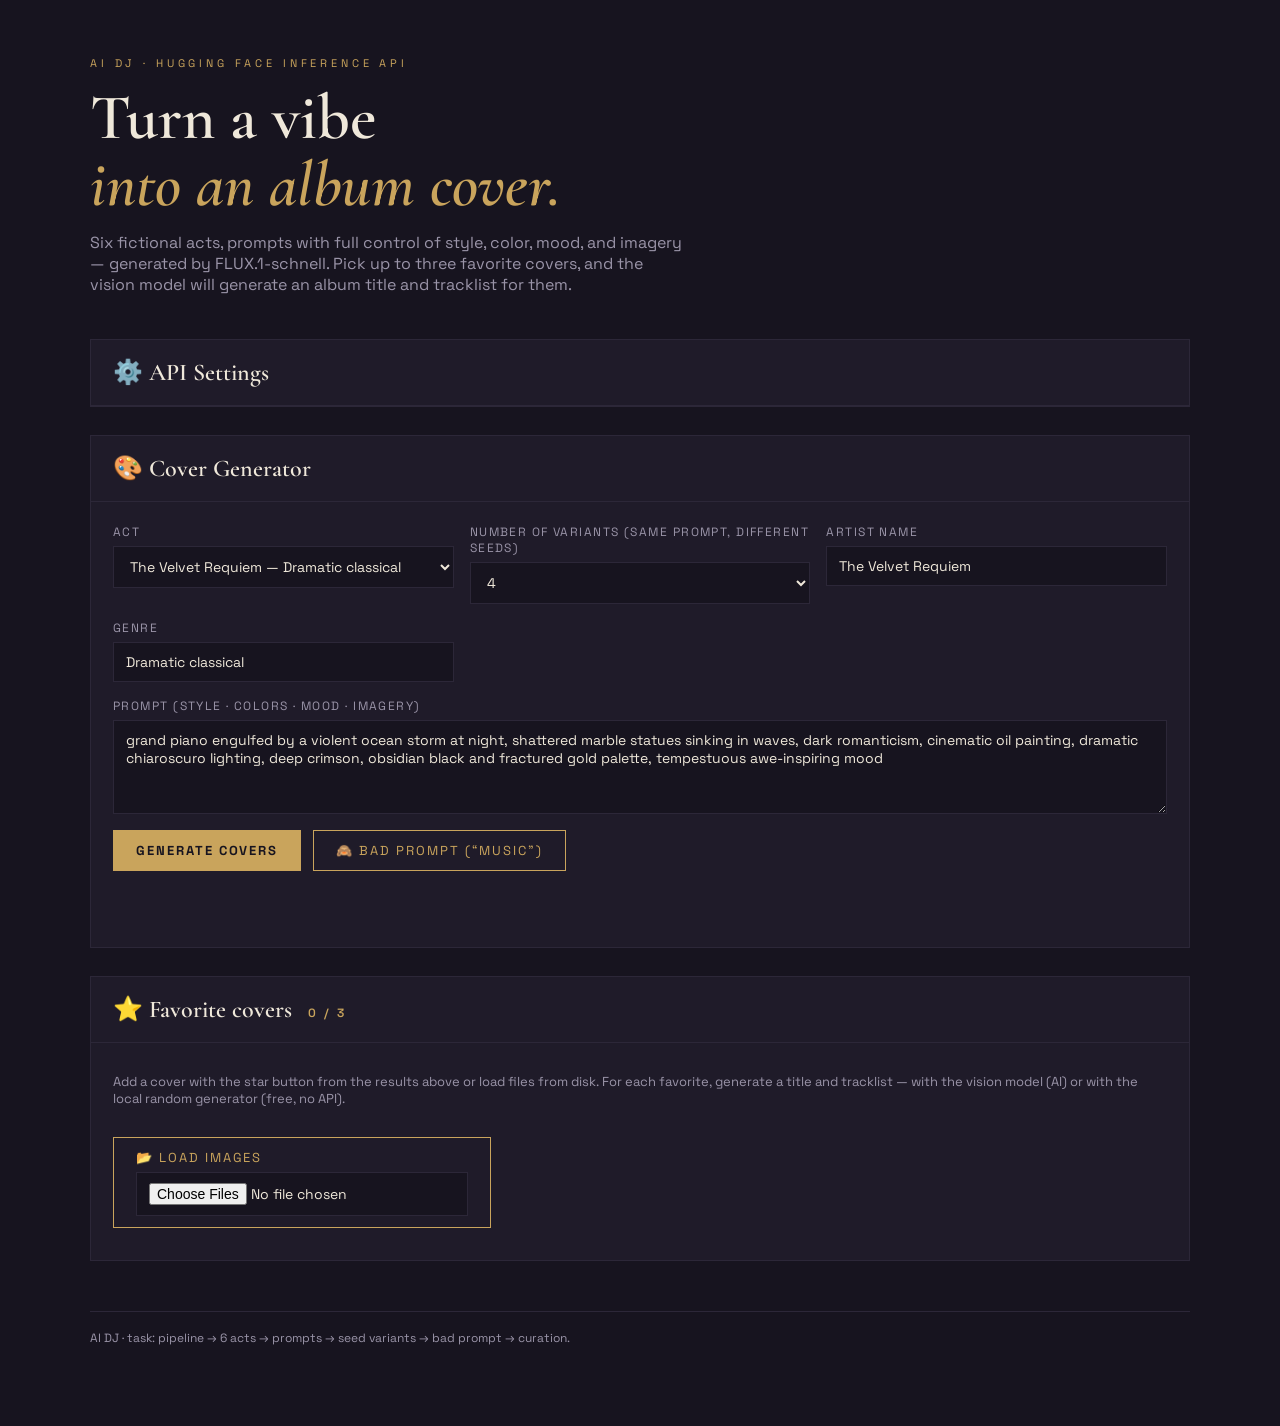
<file: index.html>
<!DOCTYPE html>
<html lang="en">
<head>
<meta charset="utf-8">
<meta name="viewport" content="width=device-width, initial-scale=1">
<title>AI DJ — Turn a Vibe into an Album Cover</title>
<link href="https://fonts.googleapis.com/css2?family=Cormorant+Garamond:ital,wght@0,600;1,500&family=Space+Grotesk:wght@400;500;700&display=swap" rel="stylesheet">
<link rel="stylesheet" href="style.css">
</head>
<body>

<header>
  <p class="label">AI DJ · Hugging Face Inference API</p>
  <h1>Turn a vibe<br><em>into an album cover.</em></h1>
  <p class="sub">Six fictional acts, prompts with full control of style, color, mood,
     and imagery — generated by FLUX.1-schnell. Pick up to three favorite covers,
     and the vision model will generate an album title and tracklist for them.</p>
</header>

<main>

  <!-- ⚙️ API SETTINGS -->
  <details class="panel" id="settings-panel">
    <summary>⚙️ API Settings</summary>
    <div class="panel-body grid-2">
      <label>Token Hugging Face (Read)
        <input type="password" id="hf-token" placeholder="hf_...">
      </label>
      <label>Model text-to-image
        <input type="text" id="image-model" value="black-forest-labs/FLUX.1-schnell">
      </label>
      <label>Image endpoint
        <select id="image-base">
          <option value="https://router.huggingface.co/hf-inference/models/">router.huggingface.co (recommended)</option>
          <option value="https://api-inference.huggingface.co/models/">api-inference.huggingface.co (classic)</option>
        </select>
      </label>
      <label>Vision model (titles + tracklists)
        <input type="text" id="vision-model" value="meta-llama/Llama-4-Scout-17B-16E-Instruct">
      </label>
      <button id="save-settings" class="btn btn-gold">Save settings</button>
      <p class="hint">The token is saved locally only (localStorage) in this browser.</p>
    </div>
  </details>

  <!-- 🎨 GENERATOR -->
  <section class="panel">
    <h2>🎨 Cover Generator</h2>
    <div class="panel-body">
      <div class="grid-2">
        <label>Act
          <select id="act-select"></select>
        </label>
        <label>Number of variants (same prompt, different seeds)
          <select id="count-select">
            <option>1</option><option>2</option><option>3</option><option selected>4</option>
          </select>
        </label>
        <label>Artist name
          <input type="text" id="artist-input">
        </label>
        <label>Genre
          <input type="text" id="genre-input">
        </label>
      </div>
      <label>Prompt (style · colors · mood · imagery)
        <textarea id="prompt-input" rows="4"></textarea>
      </label>
      <div class="btn-row">
        <button id="generate-btn" class="btn btn-gold">Generate covers</button>
        <button id="bad-prompt-btn" class="btn btn-ghost" title="Task 5: prompt with no guidance">🙈 Bad prompt (“music”)</button>
      </div>
      <p id="status" class="status" role="status"></p>
      <div id="results" class="results"></div>
    </div>
  </section>

  <!-- ⭐ FAVORITES -->
  <section class="panel">
    <h2>⭐ Favorite covers <span class="counter" id="fav-counter">0 / 3</span></h2>
    <div class="panel-body">
      <p class="hint">Add a cover with the star button from the results above or load files from disk.
         For each favorite, generate a title and tracklist — with the vision model (AI)
         or with the local random generator (free, no API).</p>
      <label class="btn btn-ghost file-btn">📂 Load images
        <input type="file" id="file-input" accept="image/*" multiple hidden>
      </label>
      <div id="favourites" class="rack"></div>
    </div>
  </section>

</main>

<footer>
  <p>AI DJ · task: pipeline → 6 acts → prompts → seed variants → bad prompt → curation.</p>
</footer>

<script src="app.js"></script>
</body>
</html>
</file>
<file: style.css>
/* ============================================================
   AI DJ — visual identity for the "record label"
   (consistent with gallery.html from the Colab version of the project)
   ============================================================ */
:root {
  --ink:   #17141f;
  --panel: #1f1b29;
  --line:  #2c2738;
  --paper: #efe8da;
  --gold:  #c9a45c;
  --wine:  #7a2c3b;
  --fog:   #9a94a8;
}

* { box-sizing: border-box; margin: 0; }

body {
  background: var(--ink);
  color: var(--paper);
  font-family: 'Space Grotesk', sans-serif;
  padding: 56px 24px 80px;
}

header, main, footer { max-width: 1100px; margin: 0 auto; }

/* ---------- header ---------- */
header { margin-bottom: 44px; }

header .label {
  letter-spacing: .35em; text-transform: uppercase;
  font-size: 11px; color: var(--gold); margin-bottom: 14px;
}

header h1 {
  font-family: 'Cormorant Garamond', serif;
  font-size: clamp(38px, 6vw, 64px);
  font-weight: 600; line-height: 1.05;
}
header h1 em { font-style: italic; color: var(--gold); }

header .sub { margin-top: 14px; color: var(--fog); max-width: 60ch; }

/* ---------- panels ---------- */
.panel {
  background: var(--panel);
  border: 1px solid var(--line);
  margin-bottom: 28px;
}

.panel > h2, .panel > summary {
  font-family: 'Cormorant Garamond', serif;
  font-size: 24px; font-weight: 600;
  padding: 18px 22px;
  border-bottom: 1px solid var(--line);
  cursor: default;
}
.panel > summary { cursor: pointer; list-style: none; }
.panel > summary::-webkit-details-marker { display: none; }
details[open] > summary { border-bottom: 1px solid var(--line); }

.panel-body { padding: 22px; }

.counter {
  font-family: 'Space Grotesk', sans-serif;
  font-size: 12px; letter-spacing: .2em;
  color: var(--gold); margin-left: 10px;
}

/* ---------- forms ---------- */
.grid-2 {
  display: grid; gap: 16px;
  grid-template-columns: repeat(auto-fit, minmax(260px, 1fr));
  margin-bottom: 16px;
}

label { display: block; font-size: 12px; letter-spacing: .12em;
        text-transform: uppercase; color: var(--fog); }

input, select, textarea {
  display: block; width: 100%; margin-top: 6px;
  background: var(--ink); color: var(--paper);
  border: 1px solid var(--line); padding: 10px 12px;
  font-family: 'Space Grotesk', sans-serif; font-size: 14px;
}
textarea { resize: vertical; }
input:focus, select:focus, textarea:focus, button:focus-visible {
  outline: 2px solid var(--gold); outline-offset: 1px;
}

.btn {
  display: inline-block; margin-top: 16px;
  padding: 11px 22px; font-size: 13px;
  letter-spacing: .15em; text-transform: uppercase;
  border: 1px solid var(--gold); cursor: pointer;
  font-family: 'Space Grotesk', sans-serif;
  transition: background .2s, color .2s;
}
.btn-gold { background: var(--gold); color: var(--ink); font-weight: 700; }
.btn-gold:hover { background: var(--paper); border-color: var(--paper); }
.btn-ghost { background: transparent; color: var(--gold); }
.btn-ghost:hover { background: var(--gold); color: var(--ink); }
.btn[disabled] { opacity: .45; cursor: wait; }
.btn-row { display: flex; gap: 12px; flex-wrap: wrap; }
.file-btn { width: fit-content; }

.hint { font-size: 13px; color: var(--fog); margin: 8px 0 14px;
        text-transform: none; letter-spacing: 0; }

.status { margin-top: 14px; font-size: 14px; color: var(--gold); min-height: 20px; }
.status.error { color: #d96a6a; }

/* ---------- generation results ---------- */
.results {
  display: grid; gap: 18px; margin-top: 20px;
  grid-template-columns: repeat(auto-fill, minmax(220px, 1fr));
}

.result-card { border: 1px solid var(--line); background: var(--ink); }
.result-card img { width: 100%; aspect-ratio: 1; object-fit: cover; display: block; }
.result-card .row {
  display: flex; justify-content: space-between; align-items: center;
  padding: 8px 10px; font-size: 12px; color: var(--fog);
}
.result-card button, .result-card a {
  background: none; border: none; color: var(--gold);
  font-size: 16px; cursor: pointer; text-decoration: none;
}
.result-card button:hover, .result-card a:hover { color: var(--paper); }

/* ---------- favorites: vinyl sleeves ---------- */
.rack {
  display: grid; gap: 40px; margin-top: 10px;
  grid-template-columns: repeat(auto-fit, minmax(280px, 1fr));
}

.sleeve { background: var(--ink); border: 1px solid var(--line);
          padding: 18px 18px 26px; }

.cover-wrap { position: relative; aspect-ratio: 1; }
.cover-wrap img {
  position: relative; z-index: 2;
  width: 100%; aspect-ratio: 1; object-fit: cover; display: block;
  box-shadow: 0 12px 30px rgba(0,0,0,.55);
}

/* project signature: vinyl slides out from behind the cover */
.vinyl {
  position: absolute; top: 4%; left: 0; z-index: 1;
  width: 92%; aspect-ratio: 1; border-radius: 50%;
  background: radial-gradient(circle at center,
    var(--gold) 0 12%, #0c0a10 13% 15%, #191521 16% 100%);
  box-shadow: inset 0 0 0 1px #000;
  transition: transform .5s cubic-bezier(.2,.7,.2,1);
}
.sleeve:hover .vinyl { transform: translateX(26%) rotate(40deg); }
@media (prefers-reduced-motion: reduce) {
  .vinyl { transition: none; }
  .sleeve:hover .vinyl { transform: none; }
}

.meta { margin-top: 22px; }
.meta .genre {
  font-size: 10px; letter-spacing: .3em; text-transform: uppercase;
  color: var(--gold); margin-bottom: 8px;
}
.meta h3 {
  font-family: 'Cormorant Garamond', serif;
  font-size: 26px; font-weight: 600; line-height: 1.1;
}
.meta .artist { color: var(--fog); margin: 4px 0 14px; font-size: 14px; }

.tracks { list-style: none; padding: 0; border-top: 1px solid var(--line); }
.tracks li {
  display: flex; gap: 14px; align-items: baseline;
  padding: 7px 0; font-size: 13.5px;
  border-bottom: 1px solid var(--line);
}
.tracks .no { color: var(--wine); font-size: 11px; letter-spacing: .1em; }

.sleeve .btn-row { margin-top: 14px; }
.sleeve .btn { margin-top: 0; padding: 8px 14px; font-size: 11px; }

footer { margin-top: 50px; color: var(--fog); font-size: 12px;
         border-top: 1px solid var(--line); padding-top: 18px; }
</file>
